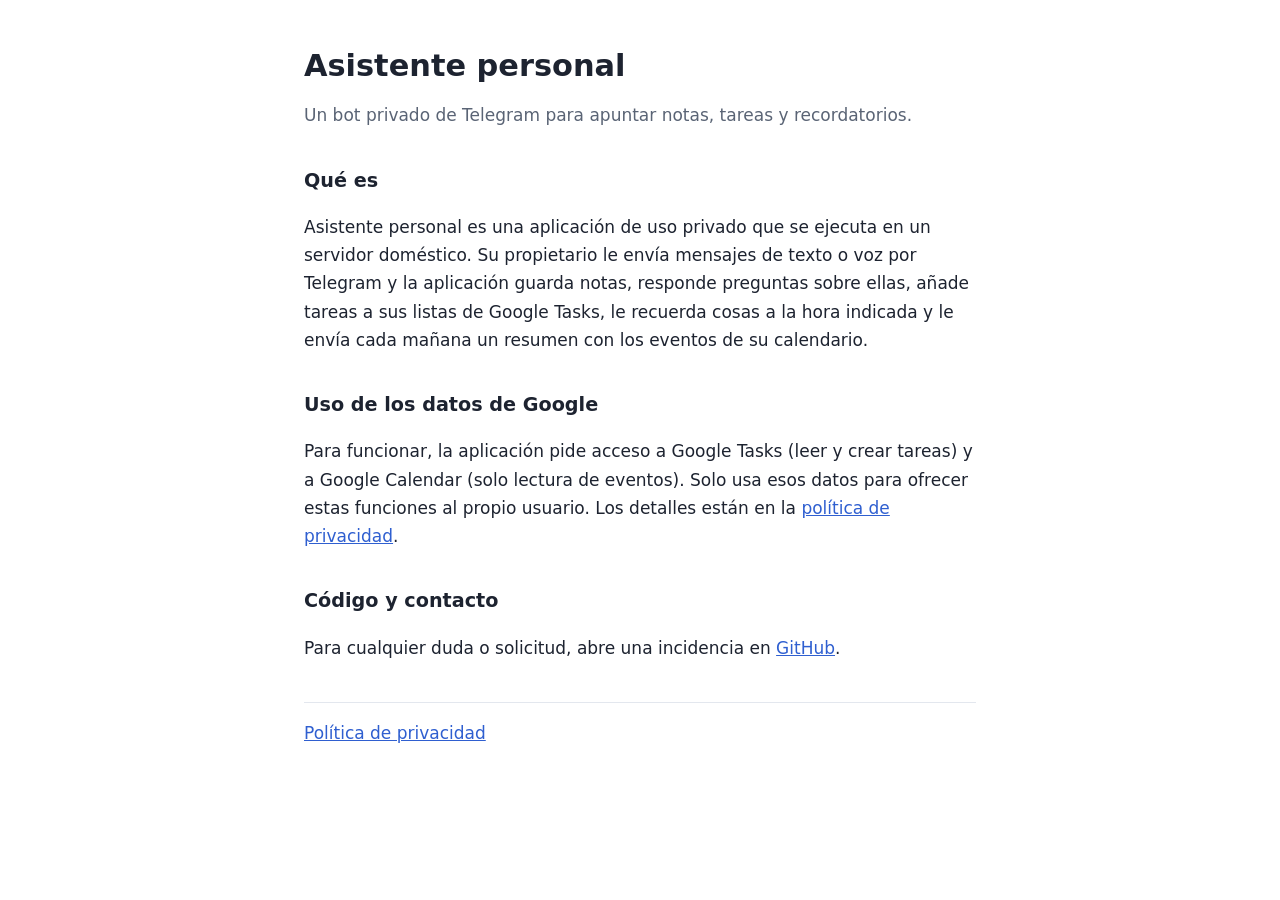
<file: index.html>
<!doctype html>
<html lang="es"><head><meta charset="utf-8"><meta name="viewport" content="width=device-width,initial-scale=1">
<title>Asistente personal</title><link rel="stylesheet" href="style.css"></head>
<body><main>
<h1>Asistente personal</h1>
<p class="muted">Un bot privado de Telegram para apuntar notas, tareas y recordatorios.</p>
<h2>Qué es</h2>
<p>Asistente personal es una aplicación de uso privado que se ejecuta en un servidor doméstico. Su propietario le envía mensajes de texto o voz por Telegram y la aplicación guarda notas, responde preguntas sobre ellas, añade tareas a sus listas de Google Tasks, le recuerda cosas a la hora indicada y le envía cada mañana un resumen con los eventos de su calendario.</p>
<h2>Uso de los datos de Google</h2>
<p>Para funcionar, la aplicación pide acceso a Google Tasks (leer y crear tareas) y a Google Calendar (solo lectura de eventos). Solo usa esos datos para ofrecer estas funciones al propio usuario. Los detalles están en la <a href="privacy.html">política de privacidad</a>.</p>
<h2>Código y contacto</h2>
<p>Para cualquier duda o solicitud, abre una incidencia en <a href="https://github.com/asolanieto/asistente-privacidad/issues">GitHub</a>.</p>
<nav><a href="privacy.html">Política de privacidad</a></nav>
</main></body></html>
</file>
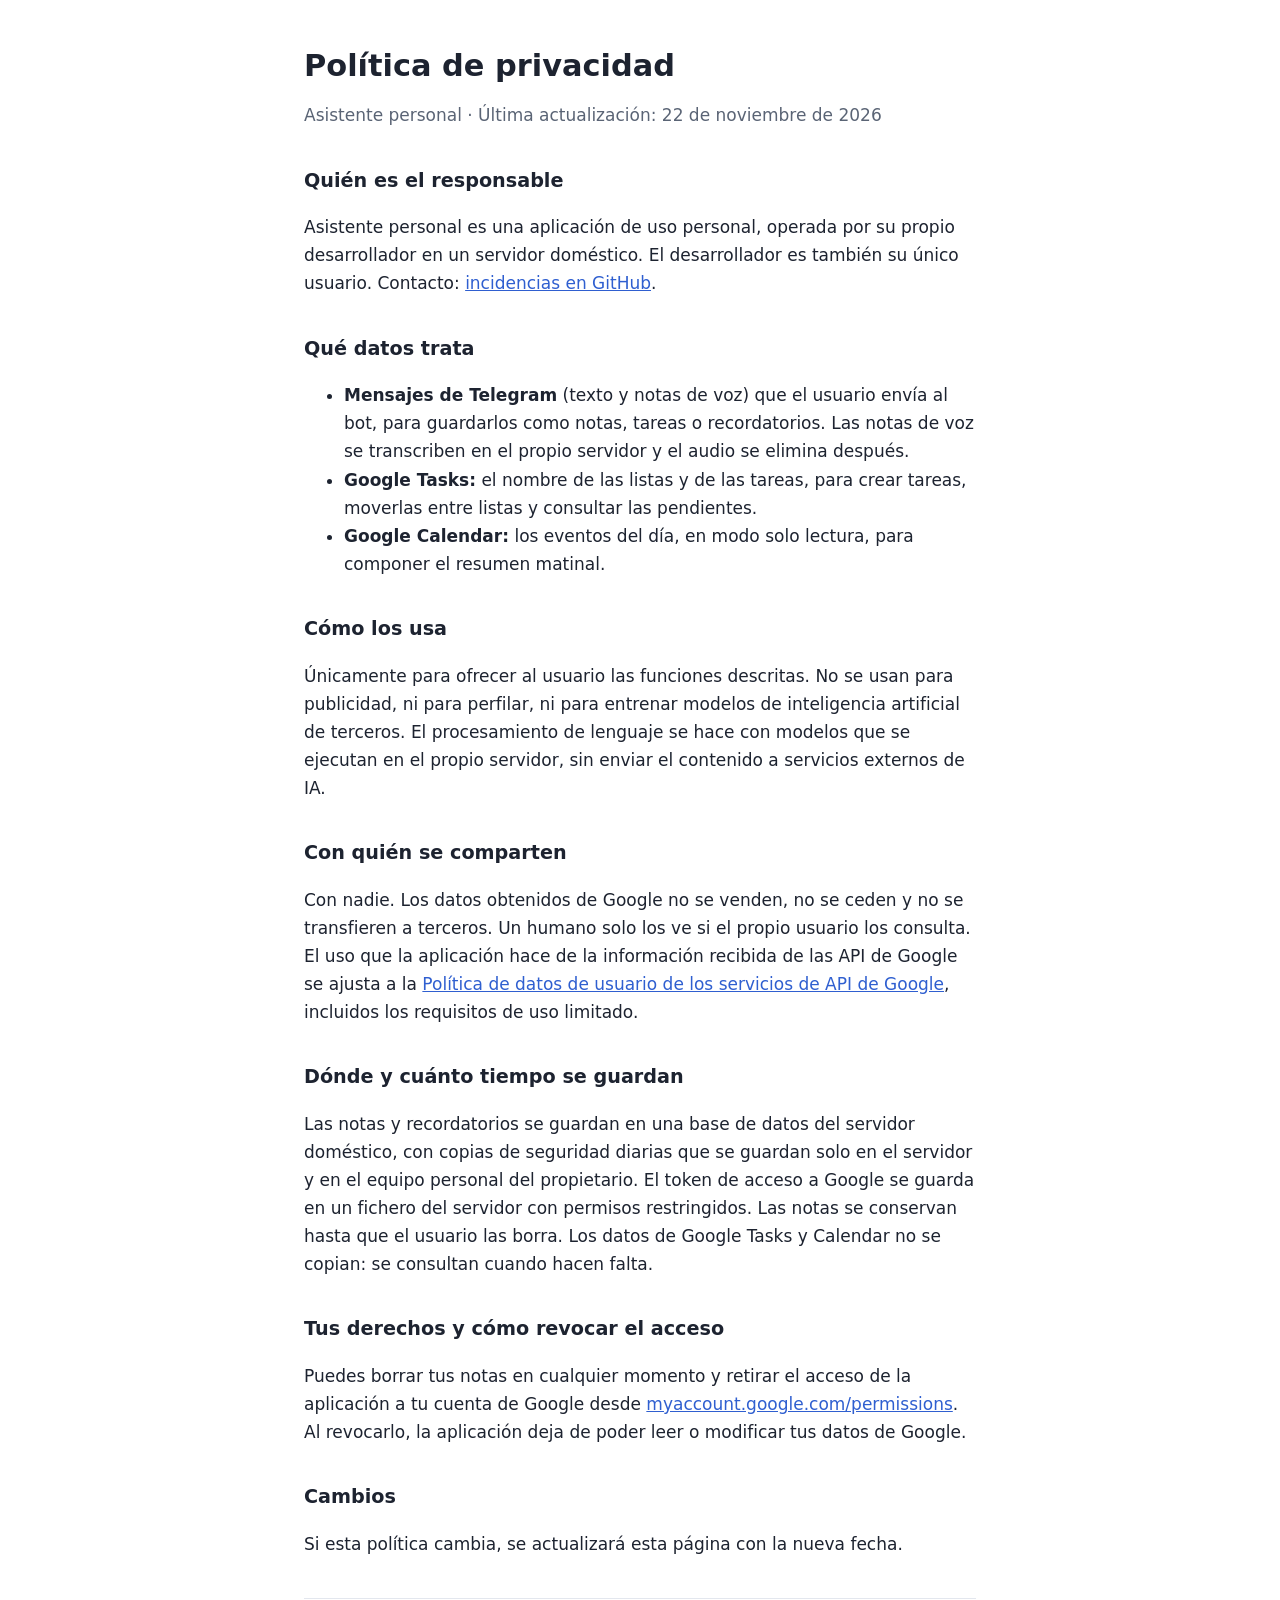
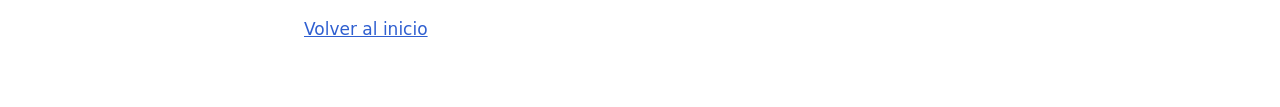
<file: privacy.html>
<!doctype html>
<html lang="es"><head><meta charset="utf-8"><meta name="viewport" content="width=device-width,initial-scale=1">
<title>Política de privacidad · Asistente personal</title><link rel="stylesheet" href="style.css"></head>
<body><main>
<h1>Política de privacidad</h1>
<p class="muted">Asistente personal · Última actualización: 22 de noviembre de 2026</p>
<h2>Quién es el responsable</h2>
<p>Asistente personal es una aplicación de uso personal, operada por su propio desarrollador en un servidor doméstico. El desarrollador es también su único usuario. Contacto: <a href="https://github.com/asolanieto/asistente-privacidad/issues">incidencias en GitHub</a>.</p>
<h2>Qué datos trata</h2>
<ul>
<li><strong>Mensajes de Telegram</strong> (texto y notas de voz) que el usuario envía al bot, para guardarlos como notas, tareas o recordatorios. Las notas de voz se transcriben en el propio servidor y el audio se elimina después.</li>
<li><strong>Google Tasks:</strong> el nombre de las listas y de las tareas, para crear tareas, moverlas entre listas y consultar las pendientes.</li>
<li><strong>Google Calendar:</strong> los eventos del día, en modo solo lectura, para componer el resumen matinal.</li>
</ul>
<h2>Cómo los usa</h2>
<p>Únicamente para ofrecer al usuario las funciones descritas. No se usan para publicidad, ni para perfilar, ni para entrenar modelos de inteligencia artificial de terceros. El procesamiento de lenguaje se hace con modelos que se ejecutan en el propio servidor, sin enviar el contenido a servicios externos de IA.</p>
<h2>Con quién se comparten</h2>
<p>Con nadie. Los datos obtenidos de Google no se venden, no se ceden y no se transfieren a terceros. Un humano solo los ve si el propio usuario los consulta. El uso que la aplicación hace de la información recibida de las API de Google se ajusta a la <a href="https://developers.google.com/terms/api-services-user-data-policy">Política de datos de usuario de los servicios de API de Google</a>, incluidos los requisitos de uso limitado.</p>
<h2>Dónde y cuánto tiempo se guardan</h2>
<p>Las notas y recordatorios se guardan en una base de datos del servidor doméstico, con copias de seguridad diarias que se guardan solo en el servidor y en el equipo personal del propietario. El token de acceso a Google se guarda en un fichero del servidor con permisos restringidos. Las notas se conservan hasta que el usuario las borra. Los datos de Google Tasks y Calendar no se copian: se consultan cuando hacen falta.</p>
<h2>Tus derechos y cómo revocar el acceso</h2>
<p>Puedes borrar tus notas en cualquier momento y retirar el acceso de la aplicación a tu cuenta de Google desde <a href="https://myaccount.google.com/permissions">myaccount.google.com/permissions</a>. Al revocarlo, la aplicación deja de poder leer o modificar tus datos de Google.</p>
<h2>Cambios</h2>
<p>Si esta política cambia, se actualizará esta página con la nueva fecha.</p>
<nav><a href="index.html">Volver al inicio</a></nav>
</main></body></html>
</file>
<file: style.css>
:root{--bg:#fff;--fg:#1d2330;--muted:#5a6475;--accent:#2f5fd0;--line:#e3e7ee}
@media (prefers-color-scheme:dark){:root{--bg:#14171d;--fg:#e8ebf1;--muted:#9aa4b5;--accent:#8aa9ff;--line:#2a3039}}
body{margin:0;background:var(--bg);color:var(--fg);font:17px/1.65 system-ui,-apple-system,"Segoe UI",sans-serif}
main{max-width:42rem;margin:0 auto;padding:3rem 16px 4rem}
h1{font-size:1.9rem;line-height:1.2;margin:0 0 .5rem}h2{font-size:1.2rem;margin:2.2rem 0 .4rem}
p,li{color:var(--fg)}.muted{color:var(--muted)}a{color:var(--accent)}
nav{margin-top:2.5rem;padding-top:1rem;border-top:1px solid var(--line)}
</file>
